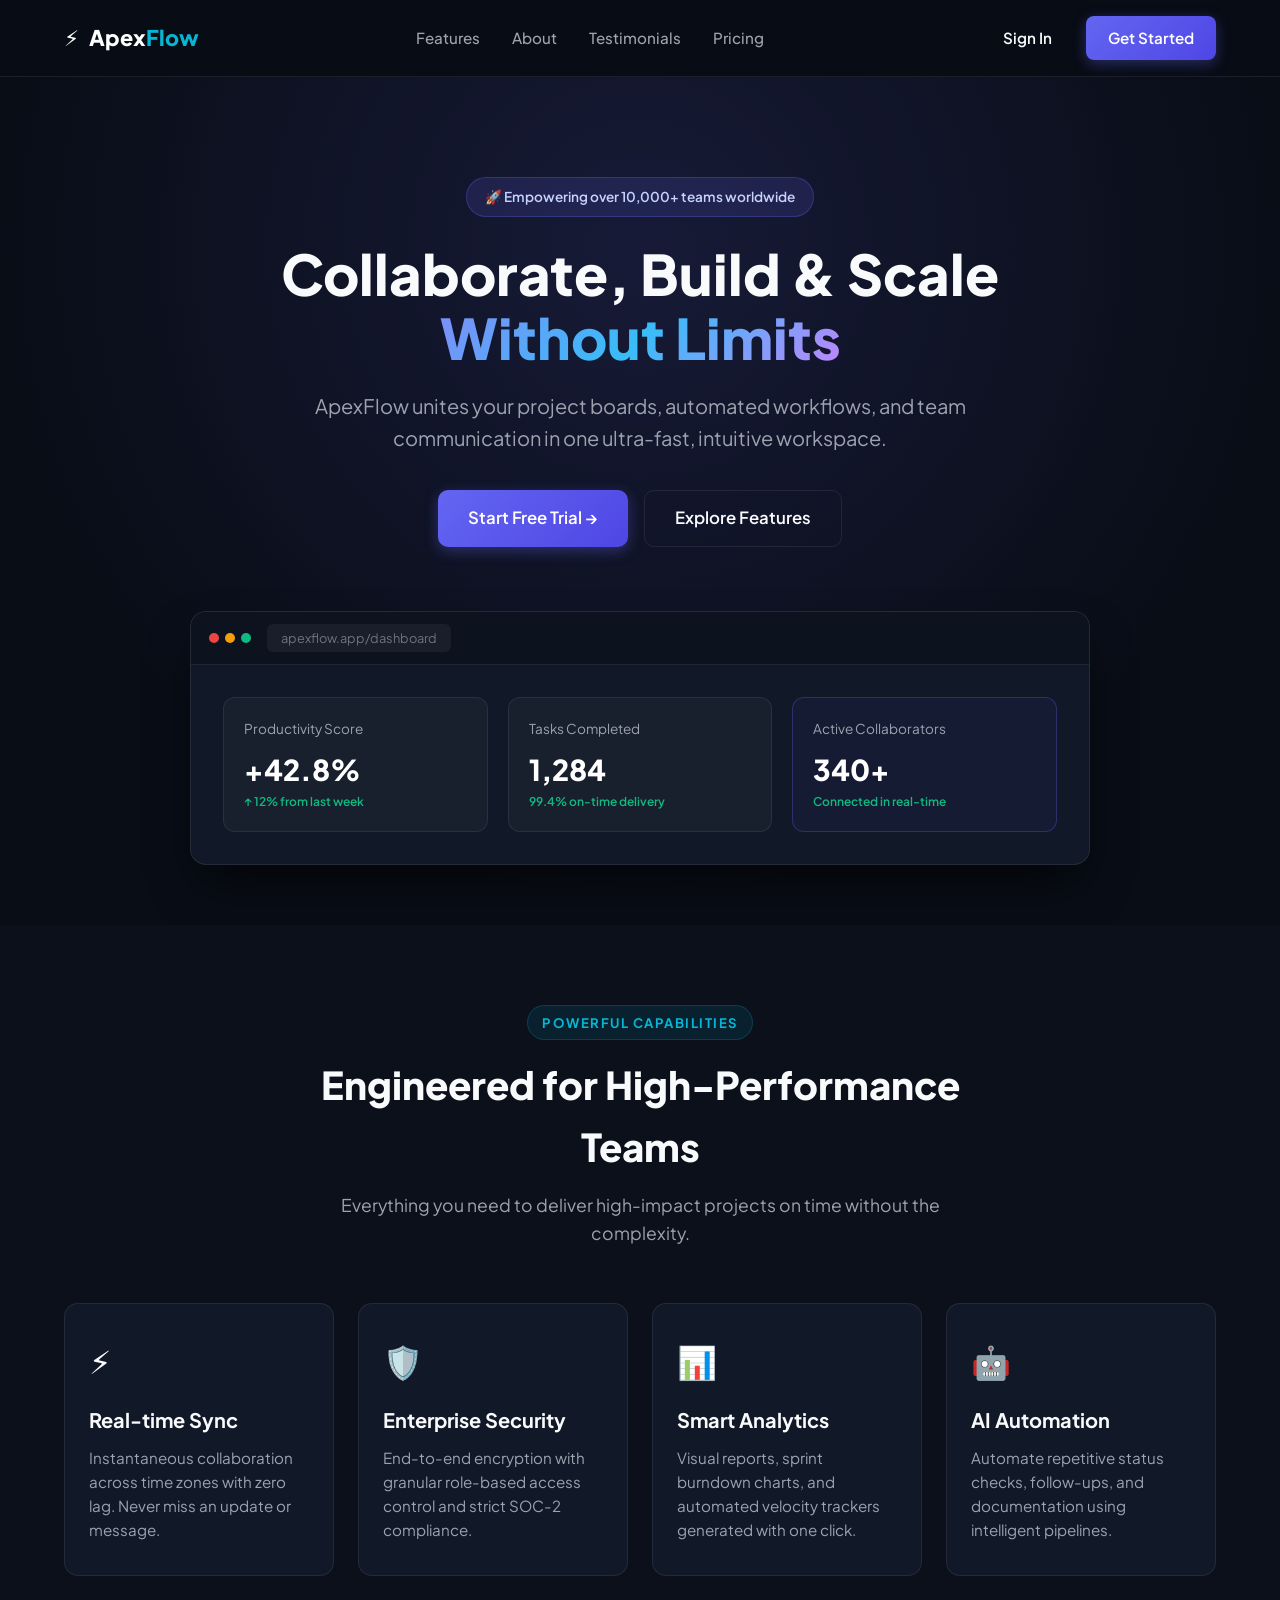
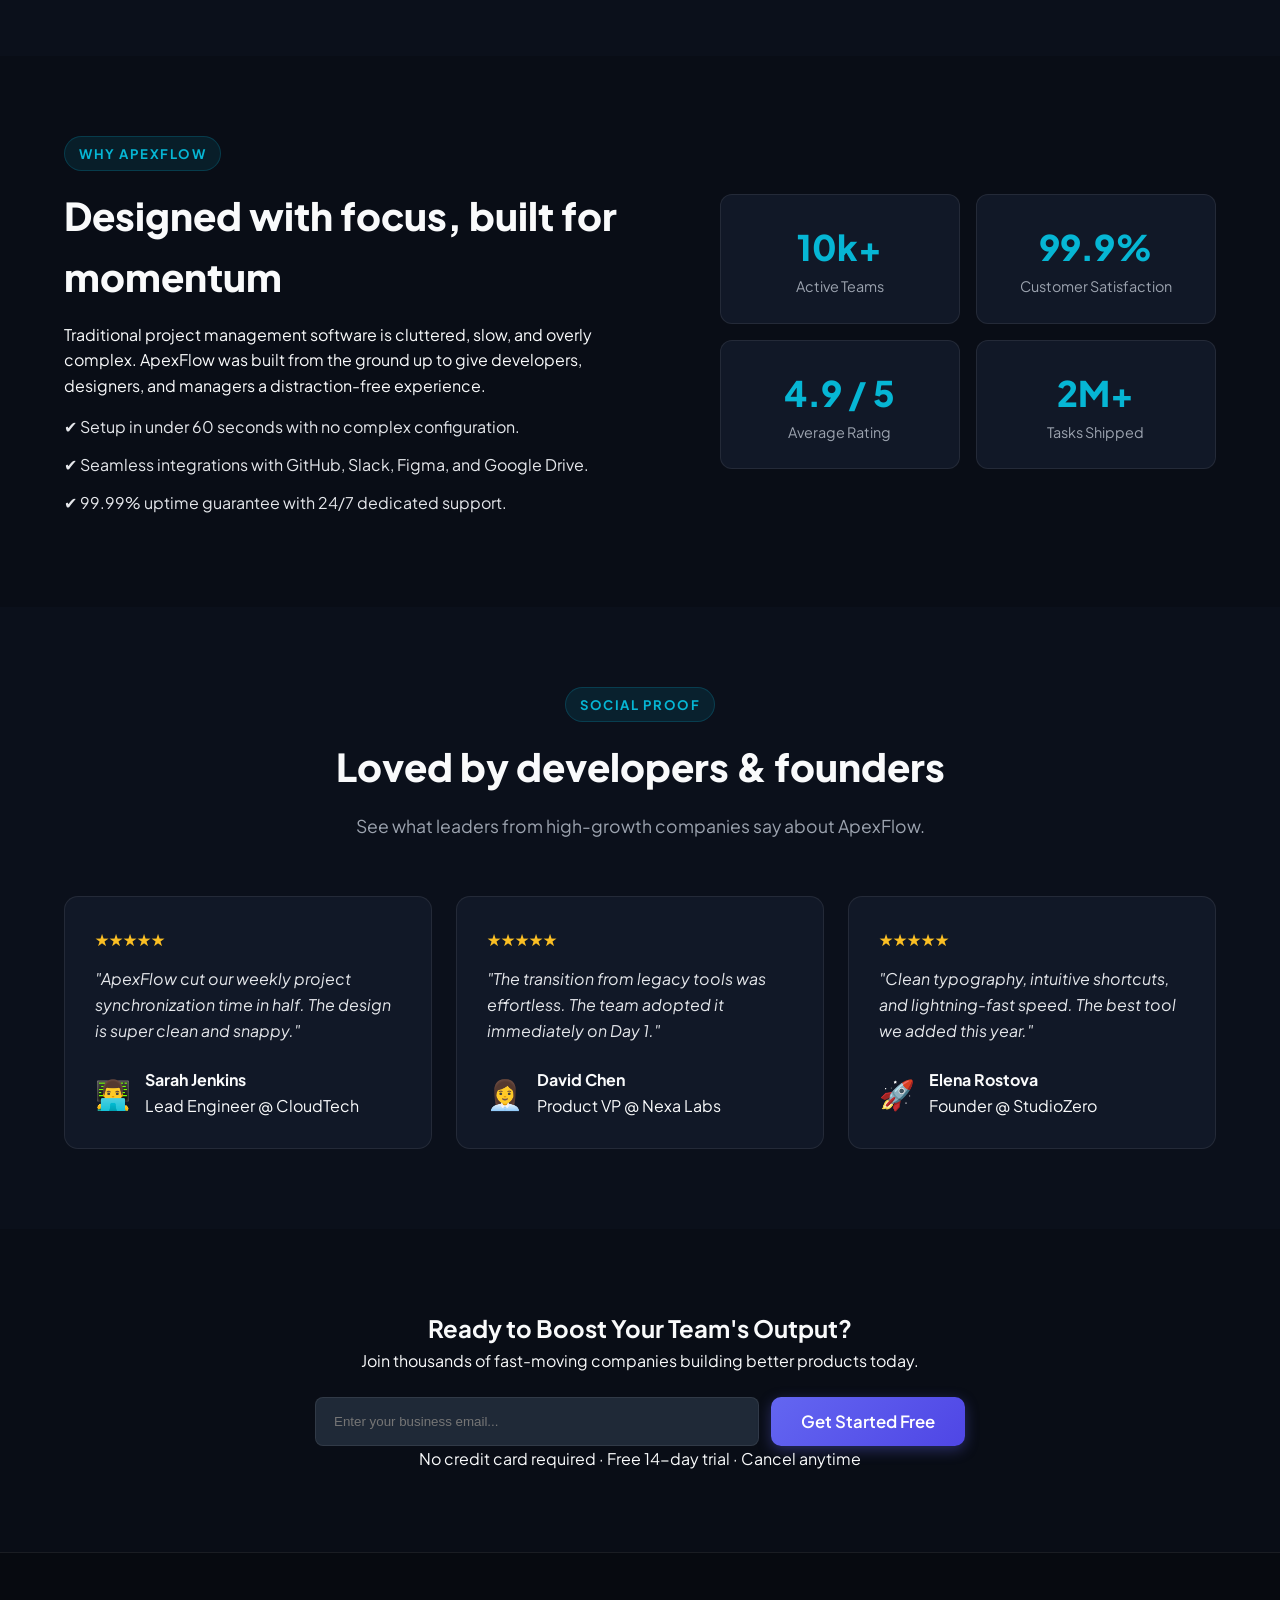
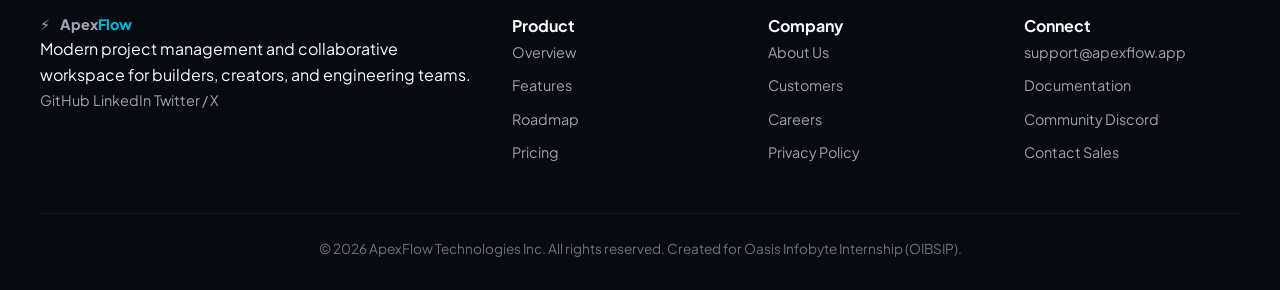
<file: WebDev-L1-LandingPage/index.html>
<!DOCTYPE html>
<html lang="en">
<head>
  <meta charset="UTF-8" />
  <meta name="viewport" content="width=device-width, initial-scale=1.0" />
  <title>ApexFlow - Next-Gen Workspace Platform</title>
  
  <link rel="preconnect" href="https://fonts.googleapis.com" />
  <link rel="preconnect" href="https://fonts.gstatic.com" crossorigin />
  <link href="https://fonts.googleapis.com/css2?family=Plus+Jakarta+Sans:wght@400;500;600;700;800&display=swap" rel="stylesheet" />
  
  <link rel="stylesheet" href="style.css" />
</head>
<body>

  
  <header class="navbar" id="navbar">
    <div class="nav-container">
      <a href="#hero" class="logo">
        <span class="logo-icon">⚡</span>
        <span class="logo-text">Apex<span>Flow</span></span>
      </a>

      <nav class="nav-links">
        <a href="#features" class="nav-link">Features</a>
        <a href="#about" class="nav-link">About</a>
        <a href="#testimonials" class="nav-link">Testimonials</a>
        <a href="#pricing" class="nav-link">Pricing</a>
      </nav>

      <div class="nav-actions">
        <a href="#pricing" class="btn btn-secondary">Sign In</a>
        <a href="#cta" class="btn btn-primary">Get Started</a>
      </div>
    </div>
  </header>

 
  <section class="hero-section" id="hero">
    <div class="hero-container">
      <div class="hero-badge">🚀 Empowering over 10,000+ teams worldwide</div>
      <h1 class="hero-title">
        Collaborate, Build & Scale <br />
        <span class="gradient-text">Without Limits</span>
      </h1>
      <p class="hero-subtitle">
        ApexFlow unites your project boards, automated workflows, and team communication in one ultra-fast, intuitive workspace.
      </p>
      
      <div class="hero-buttons">
        <a href="#pricing" class="btn btn-primary btn-large">Start Free Trial →</a>
        <a href="#features" class="btn btn-outline btn-large">Explore Features</a>
      </div>

      
      <div class="hero-card-preview">
        <div class="preview-header">
          <div class="window-dots">
            <span class="dot red"></span>
            <span class="dot yellow"></span>
            <span class="dot green"></span>
          </div>
          <div class="preview-search">apexflow.app/dashboard</div>
        </div>
        <div class="preview-body">
          <div class="metric-card">
            <span class="metric-title">Productivity Score</span>
            <span class="metric-val">+42.8%</span>
            <span class="metric-sub">↑ 12% from last week</span>
          </div>
          <div class="metric-card">
            <span class="metric-title">Tasks Completed</span>
            <span class="metric-val">1,284</span>
            <span class="metric-sub">99.4% on-time delivery</span>
          </div>
          <div class="metric-card highlight">
            <span class="metric-title">Active Collaborators</span>
            <span class="metric-val">340+</span>
            <span class="metric-sub">Connected in real-time</span>
          </div>
        </div>
      </div>
    </div>
  </section>

  
  <section class="features-section" id="features">
    <div class="section-container">
      <div class="section-header">
        <span class="section-tag">Powerful Capabilities</span>
        <h2 class="section-title">Engineered for High-Performance Teams</h2>
        <p class="section-desc">Everything you need to deliver high-impact projects on time without the complexity.</p>
      </div>

      <div class="features-grid">
        <div class="feature-card">
          <div class="feature-icon">⚡</div>
          <h3>Real-time Sync</h3>
          <p>Instantaneous collaboration across time zones with zero lag. Never miss an update or message.</p>
        </div>

        <div class="feature-card">
          <div class="feature-icon">🛡️</div>
          <h3>Enterprise Security</h3>
          <p>End-to-end encryption with granular role-based access control and strict SOC-2 compliance.</p>
        </div>

        <div class="feature-card">
          <div class="feature-icon">📊</div>
          <h3>Smart Analytics</h3>
          <p>Visual reports, sprint burndown charts, and automated velocity trackers generated with one click.</p>
        </div>

        <div class="feature-card">
          <div class="feature-icon">🤖</div>
          <h3>AI Automation</h3>
          <p>Automate repetitive status checks, follow-ups, and documentation using intelligent pipelines.</p>
        </div>
      </div>
    </div>
  </section>

  
  <section class="about-section" id="about">
    <div class="section-container about-grid">
      <div class="about-content">
        <span class="section-tag">Why ApexFlow</span>
        <h2 class="section-title">Designed with focus, built for momentum</h2>
        <p>
          Traditional project management software is cluttered, slow, and overly complex. ApexFlow was built from the ground up to give developers, designers, and managers a distraction-free experience.
        </p>
        <ul class="about-list">
          <li>✔ Setup in under 60 seconds with no complex configuration.</li>
          <li>✔ Seamless integrations with GitHub, Slack, Figma, and Google Drive.</li>
          <li>✔ 99.99% uptime guarantee with 24/7 dedicated support.</li>
        </ul>
      </div>

      <div class="about-stats-box">
        <div class="stat-item">
          <div class="stat-number">10k+</div>
          <div class="stat-label">Active Teams</div>
        </div>
        <div class="stat-item">
          <div class="stat-number">99.9%</div>
          <div class="stat-label">Customer Satisfaction</div>
        </div>
        <div class="stat-item">
          <div class="stat-number">4.9 / 5</div>
          <div class="stat-label">Average Rating</div>
        </div>
        <div class="stat-item">
          <div class="stat-number">2M+</div>
          <div class="stat-label">Tasks Shipped</div>
        </div>
      </div>
    </div>
  </section>

  
  <section class="testimonials-section" id="testimonials">
    <div class="section-container">
      <div class="section-header">
        <span class="section-tag">Social Proof</span>
        <h2 class="section-title">Loved by developers & founders</h2>
        <p class="section-desc">See what leaders from high-growth companies say about ApexFlow.</p>
      </div>

      <div class="testimonials-grid">
        <div class="testimonial-card">
          <div class="stars">★★★★★</div>
          <p class="quote">"ApexFlow cut our weekly project synchronization time in half. The design is super clean and snappy."</p>
          <div class="author-info">
            <div class="author-avatar">👨‍💻</div>
            <div>
              <h4>Sarah Jenkins</h4>
              <p>Lead Engineer @ CloudTech</p>
            </div>
          </div>
        </div>

        <div class="testimonial-card">
          <div class="stars">★★★★★</div>
          <p class="quote">"The transition from legacy tools was effortless. The team adopted it immediately on Day 1."</p>
          <div class="author-info">
            <div class="author-avatar">👩‍💼</div>
            <div>
              <h4>David Chen</h4>
              <p>Product VP @ Nexa Labs</p>
            </div>
          </div>
        </div>

        <div class="testimonial-card">
          <div class="stars">★★★★★</div>
          <p class="quote">"Clean typography, intuitive shortcuts, and lightning-fast speed. The best tool we added this year."</p>
          <div class="author-info">
            <div class="author-avatar">🚀</div>
            <div>
              <h4>Elena Rostova</h4>
              <p>Founder @ StudioZero</p>
            </div>
          </div>
        </div>
      </div>
    </div>
  </section>

  
  <section class="cta-section" id="cta">
    <div class="cta-container">
      <h2>Ready to Boost Your Team's Output?</h2>
      <p>Join thousands of fast-moving companies building better products today.</p>
      <div class="cta-form">
        <input type="email" placeholder="Enter your business email..." class="cta-input" />
        <button class="btn btn-primary btn-large">Get Started Free</button>
      </div>
      <p class="cta-subtext">No credit card required · Free 14-day trial · Cancel anytime</p>
    </div>
  </section>

  
  <footer class="footer">
    <div class="footer-container">
      <div class="footer-col brand-col">
        <a href="#hero" class="logo">
          <span class="logo-icon">⚡</span>
          <span class="logo-text">Apex<span>Flow</span></span>
        </a>
        <p class="footer-about">
          Modern project management and collaborative workspace for builders, creators, and engineering teams.
        </p>
        <div class="social-links">
          <a href="#" class="social-btn">GitHub</a>
          <a href="#" class="social-btn">LinkedIn</a>
          <a href="#" class="social-btn">Twitter / X</a>
        </div>
      </div>

      <div class="footer-col">
        <h4>Product</h4>
        <ul>
          <li><a href="#features">Overview</a></li>
          <li><a href="#features">Features</a></li>
          <li><a href="#pricing">Roadmap</a></li>
          <li><a href="#pricing">Pricing</a></li>
        </ul>
      </div>

      <div class="footer-col">
        <h4>Company</h4>
        <ul>
          <li><a href="#about">About Us</a></li>
          <li><a href="#testimonials">Customers</a></li>
          <li><a href="#">Careers</a></li>
          <li><a href="#">Privacy Policy</a></li>
        </ul>
      </div>

      <div class="footer-col">
        <h4>Connect</h4>
        <ul>
          <li><a href="#">support@apexflow.app</a></li>
          <li><a href="#">Documentation</a></li>
          <li><a href="#">Community Discord</a></li>
          <li><a href="#">Contact Sales</a></li>
        </ul>
      </div>
    </div>

    <div class="footer-bottom">
      <p>© 2026 ApexFlow Technologies Inc. All rights reserved. Created for Oasis Infobyte Internship (OIBSIP).</p>
    </div>
  </footer>

</body>
</html>
</file>
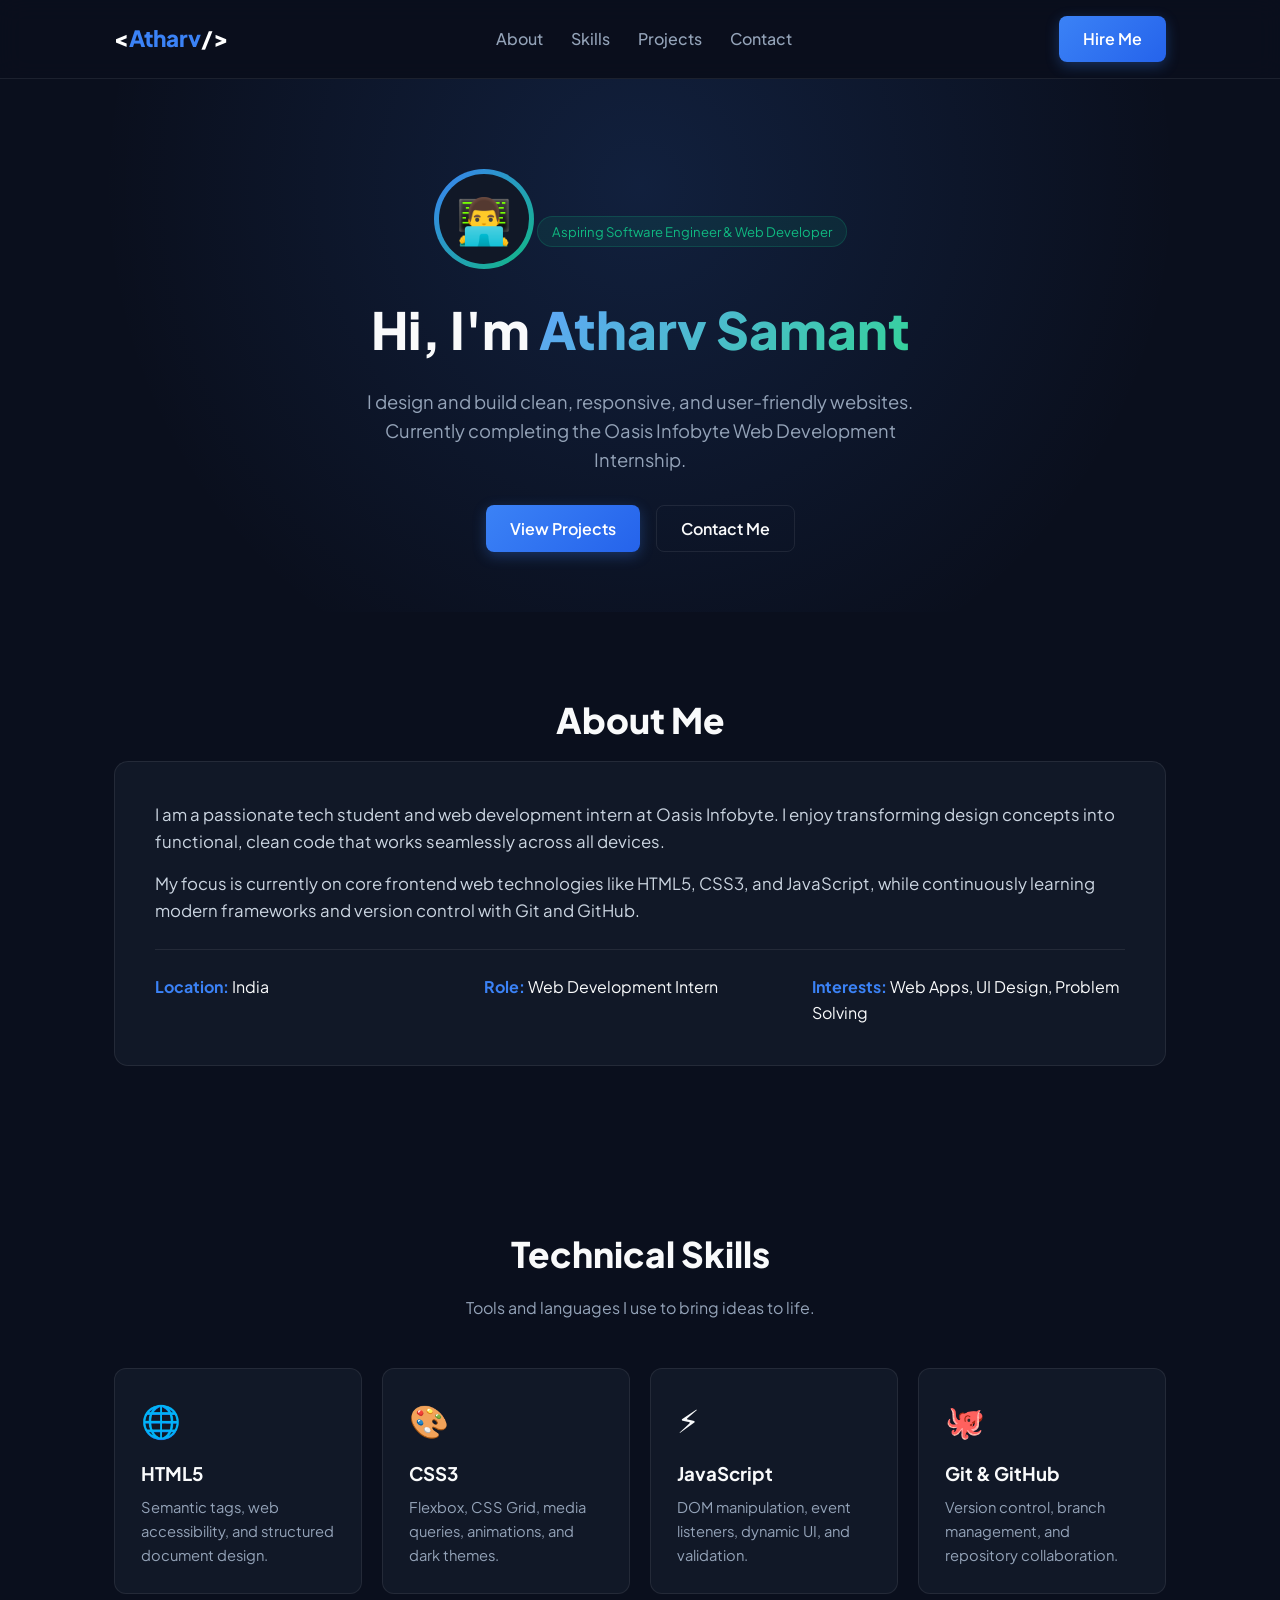
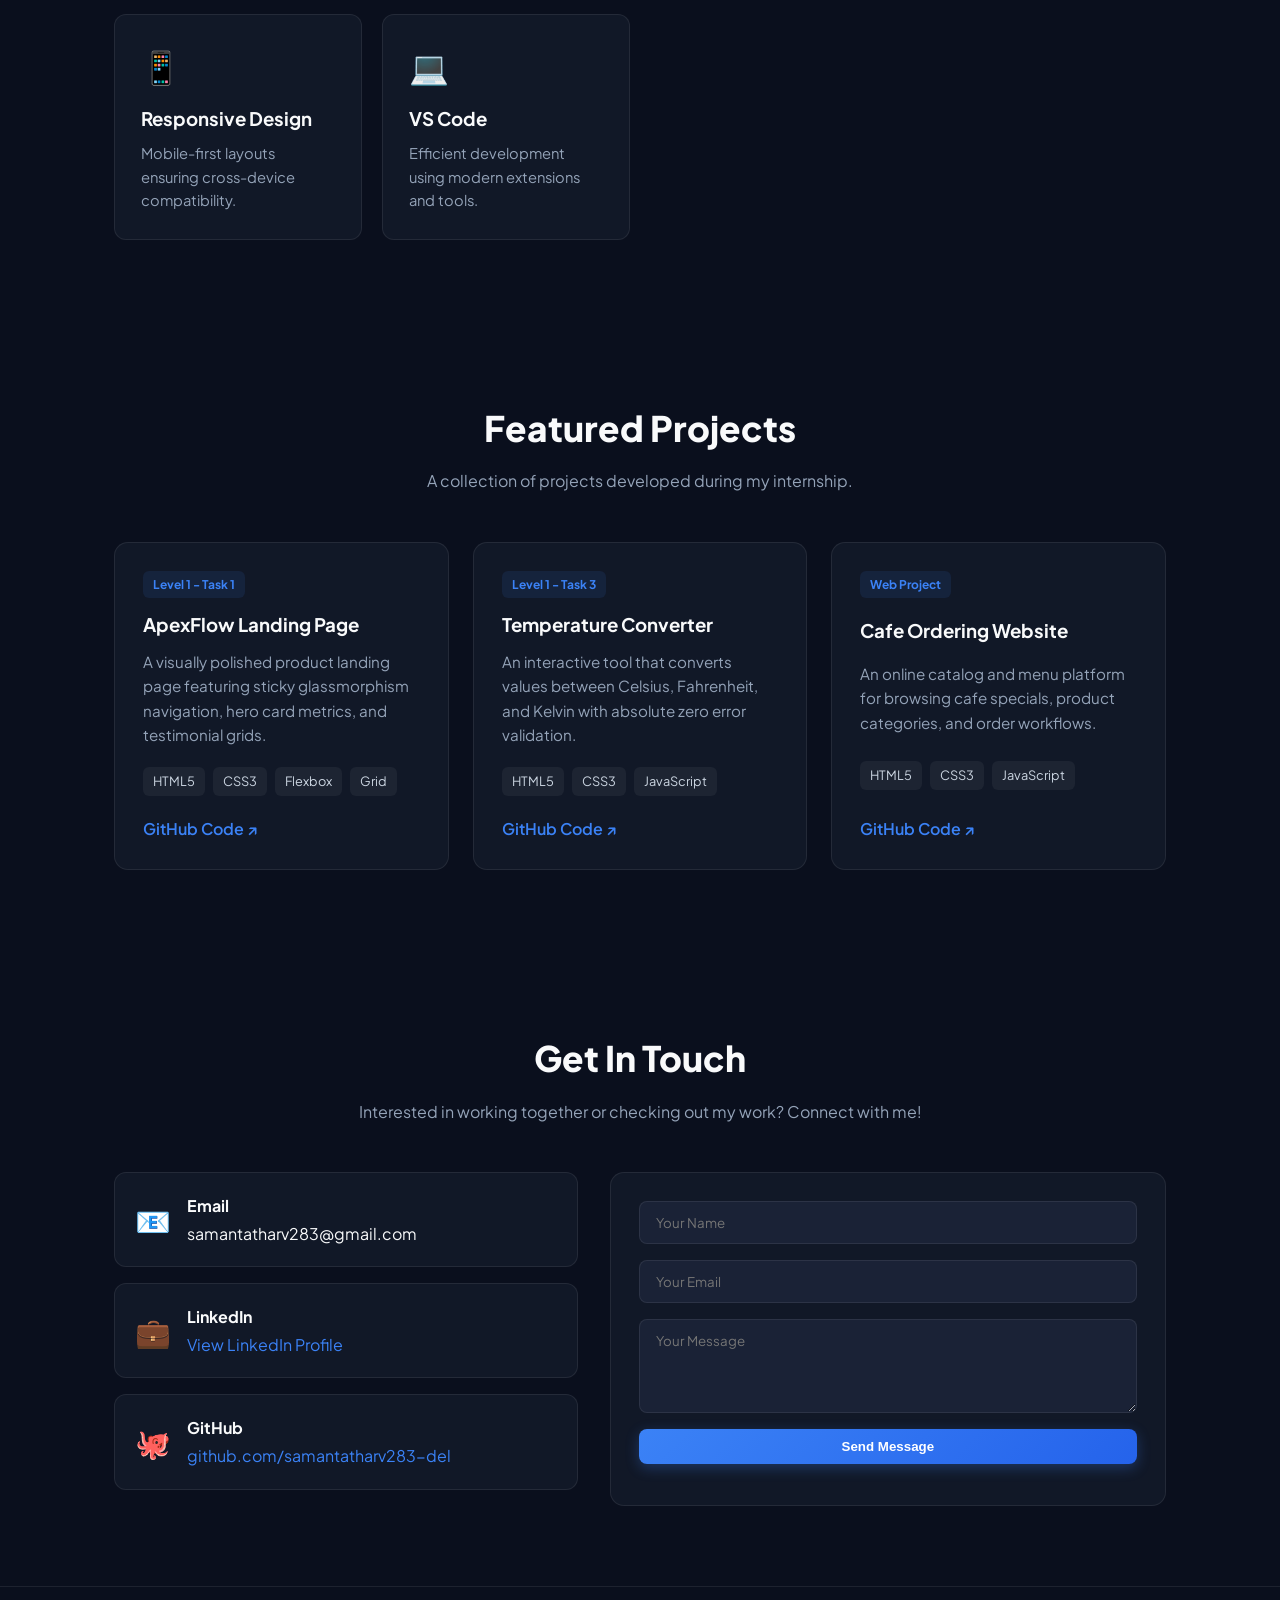
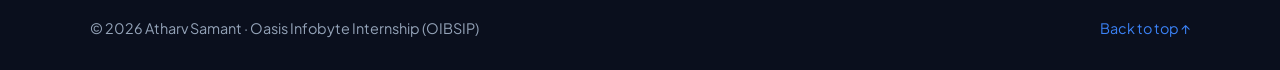
<file: WebDev-L1-PersonalPortfolio/index.html>
<!DOCTYPE html>
<html lang="en">
<head>
  <meta charset="UTF-8" />
  <meta name="viewport" content="width=device-width, initial-scale=1.0" />
  <title>Atharv Samant | Portfolio</title>
  <link rel="preconnect" href="https://fonts.googleapis.com" />
  <link rel="preconnect" href="https://fonts.gstatic.com" crossorigin />
  <link href="https://fonts.googleapis.com/css2?family=Plus+Jakarta+Sans:wght@400;500;600;700;800&display=swap" rel="stylesheet" />
  <link rel="stylesheet" href="style.css" />
</head>
<body>


  <header class="navbar">
    <div class="nav-container">
      <a href="#hero" class="logo">&lt;<span>Atharv</span>/&gt;</a>
      <nav class="nav-links">
        <a href="#about">About</a>
        <a href="#skills">Skills</a>
        <a href="#projects">Projects</a>
        <a href="#contact">Contact</a>
      </nav>
      <a href="#contact" class="btn btn-primary nav-btn">Hire Me</a>
    </div>
  </header>

  
  <section class="hero-section" id="hero">
    <div class="hero-container">
      <div class="avatar-ring">
        <div class="avatar">👨‍💻</div>
      </div>
      <div class="badge">Aspiring Software Engineer & Web Developer</div>
      <h1 class="hero-title">Hi, I'm <span class="gradient-text">Atharv Samant</span></h1>
      <p class="hero-subtitle">
        I design and build clean, responsive, and user-friendly websites. Currently completing the Oasis Infobyte Web Development Internship.
      </p>
      <div class="hero-actions">
        <a href="#projects" class="btn btn-primary">View Projects</a>
        <a href="#contact" class="btn btn-outline">Contact Me</a>
      </div>
    </div>
  </section>

  
  <section class="about-section" id="about">
    <div class="container">
      <h2 class="section-title">About Me</h2>
      <div class="about-card">
        <p>
          I am a passionate tech student and web development intern at Oasis Infobyte. I enjoy transforming design concepts into functional, clean code that works seamlessly across all devices.
        </p>
        <p>
          My focus is currently on core frontend web technologies like HTML5, CSS3, and JavaScript, while continuously learning modern frameworks and version control with Git and GitHub.
        </p>
        <div class="info-grid">
          <div class="info-item"><strong>Location:</strong> India</div>
          <div class="info-item"><strong>Role:</strong> Web Development Intern</div>
          <div class="info-item"><strong>Interests:</strong> Web Apps, UI Design, Problem Solving</div>
        </div>
      </div>
    </div>
  </section>

  
  <section class="skills-section" id="skills">
    <div class="container">
      <h2 class="section-title">Technical Skills</h2>
      <p class="section-subtitle">Tools and languages I use to bring ideas to life.</p>
      
      <div class="skills-grid">
        <div class="skill-card">
          <div class="skill-icon">🌐</div>
          <h3>HTML5</h3>
          <p>Semantic tags, web accessibility, and structured document design.</p>
        </div>
        <div class="skill-card">
          <div class="skill-icon">🎨</div>
          <h3>CSS3</h3>
          <p>Flexbox, CSS Grid, media queries, animations, and dark themes.</p>
        </div>
        <div class="skill-card">
          <div class="skill-icon">⚡</div>
          <h3>JavaScript</h3>
          <p>DOM manipulation, event listeners, dynamic UI, and validation.</p>
        </div>
        <div class="skill-card">
          <div class="skill-icon">🐙</div>
          <h3>Git &amp; GitHub</h3>
          <p>Version control, branch management, and repository collaboration.</p>
        </div>
        <div class="skill-card">
          <div class="skill-icon">📱</div>
          <h3>Responsive Design</h3>
          <p>Mobile-first layouts ensuring cross-device compatibility.</p>
        </div>
        <div class="skill-card">
          <div class="skill-icon">💻</div>
          <h3>VS Code</h3>
          <p>Efficient development using modern extensions and tools.</p>
        </div>
      </div>
    </div>
  </section>

 
  <section class="projects-section" id="projects">
    <div class="container">
      <h2 class="section-title">Featured Projects</h2>
      <p class="section-subtitle">A collection of projects developed during my internship.</p>

      <div class="projects-grid">
        <div class="project-card">
          <div class="card-badge">Level 1 - Task 1</div>
          <h3>ApexFlow Landing Page</h3>
          <p>A visually polished product landing page featuring sticky glassmorphism navigation, hero card metrics, and testimonial grids.</p>
          <div class="tags">
            <span>HTML5</span>
            <span>CSS3</span>
            <span>Flexbox</span>
            <span>Grid</span>
          </div>
          <div class="project-links">
            <a href="https://github.com/samantatharv283-del/OIBSIP" target="_blank" class="link-btn">GitHub Code ↗</a>
          </div>
        </div>

        <div class="project-card">
          <div class="card-badge">Level 1 - Task 3</div>
          <h3>Temperature Converter</h3>
          <p>An interactive tool that converts values between Celsius, Fahrenheit, and Kelvin with absolute zero error validation.</p>
          <div class="tags">
            <span>HTML5</span>
            <span>CSS3</span>
            <span>JavaScript</span>
          </div>
          <div class="project-links">
            <a href="https://github.com/samantatharv283-del/OIBSIP" target="_blank" class="link-btn">GitHub Code ↗</a>
          </div>
        </div>

        <div class="project-card">
          <div class="card-badge">Web Project</div>
          <h3>Cafe Ordering Website</h3>
          <p>An online catalog and menu platform for browsing cafe specials, product categories, and order workflows.</p>
          <div class="tags">
            <span>HTML5</span>
            <span>CSS3</span>
            <span>JavaScript</span>
          </div>
          <div class="project-links">
            <a href="https://github.com/samantatharv283-del/OIBSIP" target="_blank" class="link-btn">GitHub Code ↗</a>
          </div>
        </div>
      </div>
    </div>
  </section>

  
  <section class="contact-section" id="contact">
    <div class="container">
      <h2 class="section-title">Get In Touch</h2>
      <p class="section-subtitle">Interested in working together or checking out my work? Connect with me!</p>
      
      <div class="contact-grid">
        <div class="contact-details">
          <div class="contact-box">
            <span class="icon">📧</span>
            <div>
              <h4>Email</h4>
              <p>samantatharv283@gmail.com</p>
            </div>
          </div>
          <div class="contact-box">
            <span class="icon">💼</span>
            <div>
              <h4>LinkedIn</h4>
              <a href="https://linkedin.com" target="_blank">View LinkedIn Profile</a>
            </div>
          </div>
          <div class="contact-box">
            <span class="icon">🐙</span>
            <div>
              <h4>GitHub</h4>
              <a href="https://github.com/samantatharv283-del" target="_blank">github.com/samantatharv283-del</a>
            </div>
          </div>
        </div>

        <form class="contact-form" onsubmit="event.preventDefault(); alert('Message sent successfully!');">
          <input type="text" placeholder="Your Name" required />
          <input type="email" placeholder="Your Email" required />
          <textarea rows="4" placeholder="Your Message" required></textarea>
          <button type="submit" class="btn btn-primary">Send Message</button>
        </form>
      </div>
    </div>
  </section>

  
  <footer class="footer">
    <div class="container footer-content">
      <p>© 2026 Atharv Samant · Oasis Infobyte Internship (OIBSIP)</p>
      <a href="#hero" class="back-top">Back to top ↑</a>
    </div>
  </footer>

</body>
</html>
</file>
<file: WebDev-L1-LandingPage/style.css>
:root {
  --primary-color: #6366f1;
  --primary-hover: #4f46e5;
  --secondary-color: #06b6d4;
  --bg-dark: #090d16;
  --bg-card: #111827;
  --bg-card-hover: #1f2937;
  --border-color: rgba(255, 255, 255, 0.08);
  --text-main: #f9fafb;
  --text-muted: #9ca3af;
  --text-subtle: #6b7280;
  --font-family: 'Plus Jakarta Sans', system-ui, -apple-system, sans-serif;
  --transition-smooth: all 0.3s cubic-bezier(0.4, 0, 0.2, 1);
  --container-width: 1200px;
}

* {
  margin: 0;
  padding: 0;
  box-sizing: border-box;
}

html {
  scroll-behavior: smooth;
}

body {
  font-family: var(--font-family);
  background-color: var(--bg-dark);
  color: var(--text-main);
  line-height: 1.6;
}

.section-container {
  max-width: var(--container-width);
  margin: 0 auto;
  padding: 80px 24px;
}

.gradient-text {
  background: linear-gradient(135deg, #818cf8 0%, #38bdf8 50%, #c084fc 100%);
  background-clip: text;
  -webkit-background-clip: text;
  -webkit-text-fill-color: transparent;
}

.section-header {
  text-align: center;
  max-width: 700px;
  margin: 0 auto 56px auto;
}

.section-tag {
  display: inline-block;
  font-size: 0.82rem;
  font-weight: 700;
  text-transform: uppercase;
  letter-spacing: 1.5px;
  color: var(--secondary-color);
  background: rgba(6, 182, 212, 0.1);
  padding: 6px 14px;
  border-radius: 9999px;
  margin-bottom: 14px;
  border: 1px solid rgba(6, 182, 212, 0.2);
}

.section-title {
  font-size: 2.4rem;
  font-weight: 800;
  margin-bottom: 14px;
  color: var(--text-main);
}

.section-desc {
  font-size: 1.1rem;
  color: var(--text-muted);
}

.btn {
  display: inline-flex;
  align-items: center;
  justify-content: center;
  font-family: var(--font-family);
  font-weight: 600;
  font-size: 0.95rem;
  text-decoration: none;
  padding: 10px 22px;
  border-radius: 8px;
  border: none;
  cursor: pointer;
  transition: var(--transition-smooth);
}

.btn-primary {
  background: linear-gradient(135deg, var(--primary-color), var(--primary-hover));
  color: #ffffff;
  box-shadow: 0 4px 14px rgba(99, 102, 241, 0.35);
}

.btn-primary:hover {
  transform: translateY(-2px);
  box-shadow: 0 6px 20px rgba(99, 102, 241, 0.5);
}

.btn-secondary {
  background: transparent;
  color: var(--text-main);
}

.btn-secondary:hover {
  color: var(--secondary-color);
}

.btn-outline {
  background: transparent;
  color: var(--text-main);
  border: 1px solid var(--border-color);
}

.btn-outline:hover {
  background: rgba(255, 255, 255, 0.05);
  border-color: rgba(255, 255, 255, 0.2);
}

.btn-large {
  padding: 14px 30px;
  font-size: 1.05rem;
  border-radius: 10px;
}

.navbar {
  position: sticky;
  top: 0;
  z-index: 1000;
  background: rgba(9, 13, 22, 0.85);
  backdrop-filter: blur(12px);
  border-bottom: 1px solid var(--border-color);
}

.nav-container {
  max-width: var(--container-width);
  margin: 0 auto;
  padding: 16px 24px;
  display: flex;
  align-items: center;
  justify-content: space-between;
}

.logo {
  display: flex;
  align-items: center;
  gap: 10px;
  text-decoration: none;
  font-size: 1.35rem;
  font-weight: 800;
  color: #ffffff;
}

.logo-text span {
  color: var(--secondary-color);
}

.nav-links {
  display: flex;
  align-items: center;
  gap: 32px;
}

.nav-link {
  text-decoration: none;
  color: var(--text-muted);
  font-size: 0.95rem;
  font-weight: 500;
  transition: var(--transition-smooth);
}

.nav-link:hover {
  color: #ffffff;
}

.nav-actions {
  display: flex;
  align-items: center;
  gap: 12px;
}

.hero-section {
  padding: 100px 24px 60px 24px;
  text-align: center;
  background: radial-gradient(circle at 50% 20%, rgba(99, 102, 241, 0.15), transparent 70%);
}

.hero-container {
  max-width: 900px;
  margin: 0 auto;
}

.hero-badge {
  display: inline-block;
  font-size: 0.85rem;
  font-weight: 600;
  color: #c7d2fe;
  background: rgba(99, 102, 241, 0.15);
  padding: 8px 18px;
  border-radius: 9999px;
  border: 1px solid rgba(99, 102, 241, 0.3);
  margin-bottom: 24px;
}

.hero-title {
  font-size: 3.5rem;
  font-weight: 800;
  line-height: 1.15;
  margin-bottom: 20px;
}

.hero-subtitle {
  font-size: 1.25rem;
  color: var(--text-muted);
  max-width: 680px;
  margin: 0 auto 36px auto;
}

.hero-buttons {
  display: flex;
  justify-content: center;
  gap: 16px;
  margin-bottom: 64px;
}

.hero-card-preview {
  background: var(--bg-card);
  border: 1px solid var(--border-color);
  border-radius: 16px;
  overflow: hidden;
  box-shadow: 0 25px 50px -12px rgba(0, 0, 0, 0.7);
  text-align: left;
}

.preview-header {
  background: #0d121f;
  padding: 12px 18px;
  display: flex;
  align-items: center;
  gap: 16px;
  border-bottom: 1px solid var(--border-color);
}

.window-dots {
  display: flex;
  gap: 6px;
}

.dot {
  width: 10px;
  height: 10px;
  border-radius: 50%;
}

.dot.red { background-color: #ef4444; }
.dot.yellow { background-color: #f59e0b; }
.dot.green { background-color: #10b981; }

.preview-search {
  font-size: 0.8rem;
  color: var(--text-subtle);
  background: rgba(255, 255, 255, 0.05);
  padding: 4px 14px;
  border-radius: 6px;
}

.preview-body {
  padding: 32px;
  display: grid;
  grid-template-columns: repeat(3, 1fr);
  gap: 20px;
}

.metric-card {
  background: rgba(255, 255, 255, 0.03);
  border: 1px solid var(--border-color);
  border-radius: 12px;
  padding: 20px;
  display: flex;
  flex-direction: column;
}

.metric-card.highlight {
  border-color: rgba(99, 102, 241, 0.3);
  background: rgba(99, 102, 241, 0.05);
}

.metric-title {
  font-size: 0.85rem;
  color: var(--text-muted);
  margin-bottom: 6px;
}

.metric-val {
  font-size: 1.8rem;
  font-weight: 800;
  color: #ffffff;
}

.metric-sub {
  font-size: 0.75rem;
  color: #10b981;
  font-weight: 600;
}

.features-section {
  background: #0b101b;
}

.features-grid {
  display: grid;
  grid-template-columns: repeat(auto-fit, minmax(260px, 1fr));
  gap: 24px;
}

.feature-card {
  background: var(--bg-card);
  border: 1px solid var(--border-color);
  border-radius: 14px;
  padding: 32px 24px;
  transition: var(--transition-smooth);
}

.feature-card:hover {
  background: var(--bg-card-hover);
  border-color: rgba(99, 102, 241, 0.4);
  transform: translateY(-4px);
}

.feature-icon {
  font-size: 2rem;
  margin-bottom: 16px;
  display: inline-block;
}

.feature-card h3 {
  font-size: 1.25rem;
  font-weight: 700;
  margin-bottom: 10px;
}

.feature-card p {
  color: var(--text-muted);
  font-size: 0.95rem;
}

.about-grid {
  display: grid;
  grid-template-columns: 1.2fr 1fr;
  gap: 60px;
  align-items: center;
}

.about-list {
  list-style: none;
  margin-top: 16px;
}

.about-list li {
  color: #e5e7eb;
  margin-bottom: 12px;
}

.about-stats-box {
  display: grid;
  grid-template-columns: repeat(2, 1fr);
  gap: 16px;
}

.stat-item {
  background: var(--bg-card);
  border: 1px solid var(--border-color);
  border-radius: 12px;
  padding: 24px;
  text-align: center;
}

.stat-number {
  font-size: 2.2rem;
  font-weight: 800;
  color: var(--secondary-color);
}

.stat-label {
  font-size: 0.9rem;
  color: var(--text-muted);
}

.testimonials-section {
  background: #0b101b;
}

.testimonials-grid {
  display: grid;
  grid-template-columns: repeat(auto-fit, minmax(300px, 1fr));
  gap: 24px;
}

.testimonial-card {
  background: var(--bg-card);
  border: 1px solid var(--border-color);
  border-radius: 14px;
  padding: 30px;
}

.stars {
  color: #fbbf24;
  margin-bottom: 14px;
}

.quote {
  font-style: italic;
  margin-bottom: 24px;
  color: #e5e7eb;
}

.author-info {
  display: flex;
  align-items: center;
  gap: 14px;
}

.author-avatar {
  font-size: 1.8rem;
}

.cta-section {
  padding: 80px 24px;
  text-align: center;
}

.cta-container {
  max-width: 650px;
  margin: 0 auto;
}

.cta-form {
  display: flex;
  gap: 12px;
  margin-top: 24px;
}

.cta-input {
  flex: 1;
  padding: 14px 18px;
  background: #1f2937;
  border: 1px solid var(--border-color);
  border-radius: 8px;
  color: #ffffff;
  outline: none;
}

.footer {
  background: #070a10;
  border-top: 1px solid var(--border-color);
  padding: 60px 24px 30px 24px;
}

.footer-container {
  max-width: var(--container-width);
  margin: 0 auto;
  display: grid;
  grid-template-columns: 2fr 1fr 1fr 1fr;
  gap: 40px;
}

.footer-col ul {
  list-style: none;
}

.footer-col ul li {
  margin-bottom: 8px;
}

.footer-col a {
  text-decoration: none;
  color: var(--text-muted);
  font-size: 0.9rem;
}

.footer-bottom {
  max-width: var(--container-width);
  margin: 40px auto 0 auto;
  padding-top: 24px;
  border-top: 1px solid rgba(255, 255, 255, 0.05);
  text-align: center;
  color: var(--text-subtle);
  font-size: 0.85rem;
}

@media (max-width: 768px) {
  .nav-links, .nav-actions { display: none; }
  .hero-title { font-size: 2.2rem; }
  .hero-buttons { flex-direction: column; }
  .about-grid, .preview-body, .footer-container { grid-template-columns: 1fr; }
  .about-stats-box { grid-template-columns: 1fr; }
  .cta-form { flex-direction: column; }
}
</file>
<file: WebDev-L1-PersonalPortfolio/style.css>
:root {
  --primary: #3b82f6;
  --primary-hover: #2563eb;
  --secondary: #10b981;
  --bg-main: #0a0f1d;
  --bg-card: #111827;
  --bg-card-hover: #1f293d;
  --border: rgba(255, 255, 255, 0.08);
  --text-main: #f9fafb;
  --text-muted: #94a3b8;
  --font-family: 'Plus Jakarta Sans', system-ui, sans-serif;
  --max-w: 1100px;
}

* {
  margin: 0;
  padding: 0;
  box-sizing: border-box;
}

html {
  scroll-behavior: smooth;
}

body {
  font-family: var(--font-family);
  background: var(--bg-main);
  color: var(--text-main);
  line-height: 1.6;
}

.container {
  max-width: var(--max-w);
  margin: 0 auto;
  padding: 80px 24px;
}

.gradient-text {
  background: linear-gradient(135deg, #60a5fa, #34d399);
  background-clip: text;
  -webkit-background-clip: text;
  -webkit-text-fill-color: transparent;
}

.section-title {
  font-size: 2.2rem;
  font-weight: 800;
  text-align: center;
  margin-bottom: 12px;
}

.section-subtitle {
  text-align: center;
  color: var(--text-muted);
  margin-bottom: 48px;
}

.btn {
  display: inline-flex;
  align-items: center;
  justify-content: center;
  padding: 10px 24px;
  border-radius: 8px;
  font-weight: 600;
  text-decoration: none;
  cursor: pointer;
  border: none;
  transition: all 0.3s ease;
}

.btn-primary {
  background: linear-gradient(135deg, var(--primary), var(--primary-hover));
  color: white;
  box-shadow: 0 4px 14px rgba(59, 130, 246, 0.3);
}

.btn-primary:hover {
  transform: translateY(-2px);
  box-shadow: 0 6px 20px rgba(59, 130, 246, 0.45);
}

.btn-outline {
  background: transparent;
  color: var(--text-main);
  border: 1px solid var(--border);
}

.btn-outline:hover {
  background: rgba(255, 255, 255, 0.05);
}


.navbar {
  position: sticky;
  top: 0;
  z-index: 1000;
  background: rgba(10, 15, 29, 0.9);
  backdrop-filter: blur(12px);
  border-bottom: 1px solid var(--border);
}

.nav-container {
  max-width: var(--max-w);
  margin: 0 auto;
  padding: 16px 24px;
  display: flex;
  align-items: center;
  justify-content: space-between;
}

.logo {
  font-size: 1.4rem;
  font-weight: 800;
  color: white;
  text-decoration: none;
}

.logo span {
  color: var(--primary);
}

.nav-links {
  display: flex;
  gap: 28px;
}

.nav-links a {
  color: var(--text-muted);
  text-decoration: none;
  font-weight: 500;
  transition: color 0.2s;
}

.nav-links a:hover {
  color: white;
}


.hero-section {
  padding: 90px 24px 60px 24px;
  text-align: center;
  background: radial-gradient(circle at 50% 20%, rgba(59, 130, 246, 0.15), transparent 70%);
}

.avatar-ring {
  display: inline-block;
  padding: 5px;
  border-radius: 50%;
  background: linear-gradient(135deg, var(--primary), var(--secondary));
  margin-bottom: 20px;
}

.avatar {
  width: 90px;
  height: 90px;
  border-radius: 50%;
  background: var(--bg-card);
  display: flex;
  align-items: center;
  justify-content: center;
  font-size: 2.8rem;
}

.badge {
  display: inline-block;
  font-size: 0.82rem;
  color: var(--secondary);
  background: rgba(16, 185, 129, 0.1);
  padding: 4px 14px;
  border-radius: 999px;
  margin-bottom: 16px;
  border: 1px solid rgba(16, 185, 129, 0.2);
}

.hero-title {
  font-size: 3.2rem;
  font-weight: 800;
  margin-bottom: 16px;
}

.hero-subtitle {
  font-size: 1.15rem;
  color: var(--text-muted);
  max-width: 600px;
  margin: 0 auto 30px auto;
}

.hero-actions {
  display: flex;
  justify-content: center;
  gap: 16px;
}


.about-card {
  background: var(--bg-card);
  border: 1px solid var(--border);
  border-radius: 14px;
  padding: 40px;
}

.about-card p {
  color: #cbd5e1;
  font-size: 1.05rem;
  margin-bottom: 16px;
}

.info-grid {
  display: grid;
  grid-template-columns: repeat(auto-fit, minmax(200px, 1fr));
  gap: 16px;
  margin-top: 24px;
  padding-top: 24px;
  border-top: 1px solid var(--border);
}

.info-item strong {
  color: var(--primary);
}


.skills-grid {
  display: grid;
  grid-template-columns: repeat(auto-fit, minmax(240px, 1fr));
  gap: 20px;
}

.skill-card {
  background: var(--bg-card);
  border: 1px solid var(--border);
  border-radius: 12px;
  padding: 26px;
  transition: all 0.3s ease;
}

.skill-card:hover {
  background: var(--bg-card-hover);
  transform: translateY(-4px);
  border-color: rgba(59, 130, 246, 0.4);
}

.skill-icon {
  font-size: 2rem;
  margin-bottom: 12px;
}

.skill-card h3 {
  margin-bottom: 8px;
}

.skill-card p {
  color: var(--text-muted);
  font-size: 0.92rem;
}


.projects-grid {
  display: grid;
  grid-template-columns: repeat(auto-fit, minmax(300px, 1fr));
  gap: 24px;
}

.project-card {
  background: var(--bg-card);
  border: 1px solid var(--border);
  border-radius: 14px;
  padding: 28px;
  display: flex;
  flex-direction: column;
  justify-content: space-between;
}

.card-badge {
  font-size: 0.75rem;
  font-weight: 700;
  color: var(--primary);
  background: rgba(59, 130, 246, 0.1);
  padding: 4px 10px;
  border-radius: 6px;
  width: fit-content;
  margin-bottom: 12px;
}

.project-card h3 {
  margin-bottom: 10px;
}

.project-card p {
  color: var(--text-muted);
  font-size: 0.95rem;
  margin-bottom: 20px;
}

.tags {
  display: flex;
  flex-wrap: wrap;
  gap: 8px;
  margin-bottom: 20px;
}

.tags span {
  background: rgba(255, 255, 255, 0.05);
  padding: 4px 10px;
  border-radius: 6px;
  font-size: 0.8rem;
  color: #cbd5e1;
}

.link-btn {
  color: var(--primary);
  text-decoration: none;
  font-weight: 600;
}


.contact-grid {
  display: grid;
  grid-template-columns: 1fr 1.2fr;
  gap: 32px;
}

.contact-box {
  display: flex;
  align-items: center;
  gap: 16px;
  background: var(--bg-card);
  border: 1px solid var(--border);
  padding: 20px;
  border-radius: 12px;
  margin-bottom: 16px;
}

.contact-box .icon {
  font-size: 1.8rem;
}

.contact-box h4 {
  margin-bottom: 2px;
}

.contact-box a {
  color: var(--primary);
  text-decoration: none;
}

.contact-form {
  background: var(--bg-card);
  border: 1px solid var(--border);
  padding: 28px;
  border-radius: 14px;
  display: flex;
  flex-direction: column;
  gap: 16px;
}

.contact-form input,
.contact-form textarea {
  background: #1a2236;
  border: 1px solid var(--border);
  border-radius: 8px;
  padding: 12px 16px;
  color: white;
  font-family: inherit;
  outline: none;
}

.contact-form input:focus,
.contact-form textarea:focus {
  border-color: var(--primary);
}


.footer {
  border-top: 1px solid var(--border);
  padding: 30px 24px;
}

.footer-content {
  display: flex;
  justify-content: space-between;
  align-items: center;
  color: var(--text-muted);
  font-size: 0.9rem;
  padding: 0;
}

.back-top {
  color: var(--primary);
  text-decoration: none;
}


@media (max-width: 768px) {
  .nav-links, .nav-btn { display: none; }
  .hero-title { font-size: 2.2rem; }
  .contact-grid { grid-template-columns: 1fr; }
  .footer-content { flex-direction: column; gap: 10px; text-align: center; }
}
</file>
